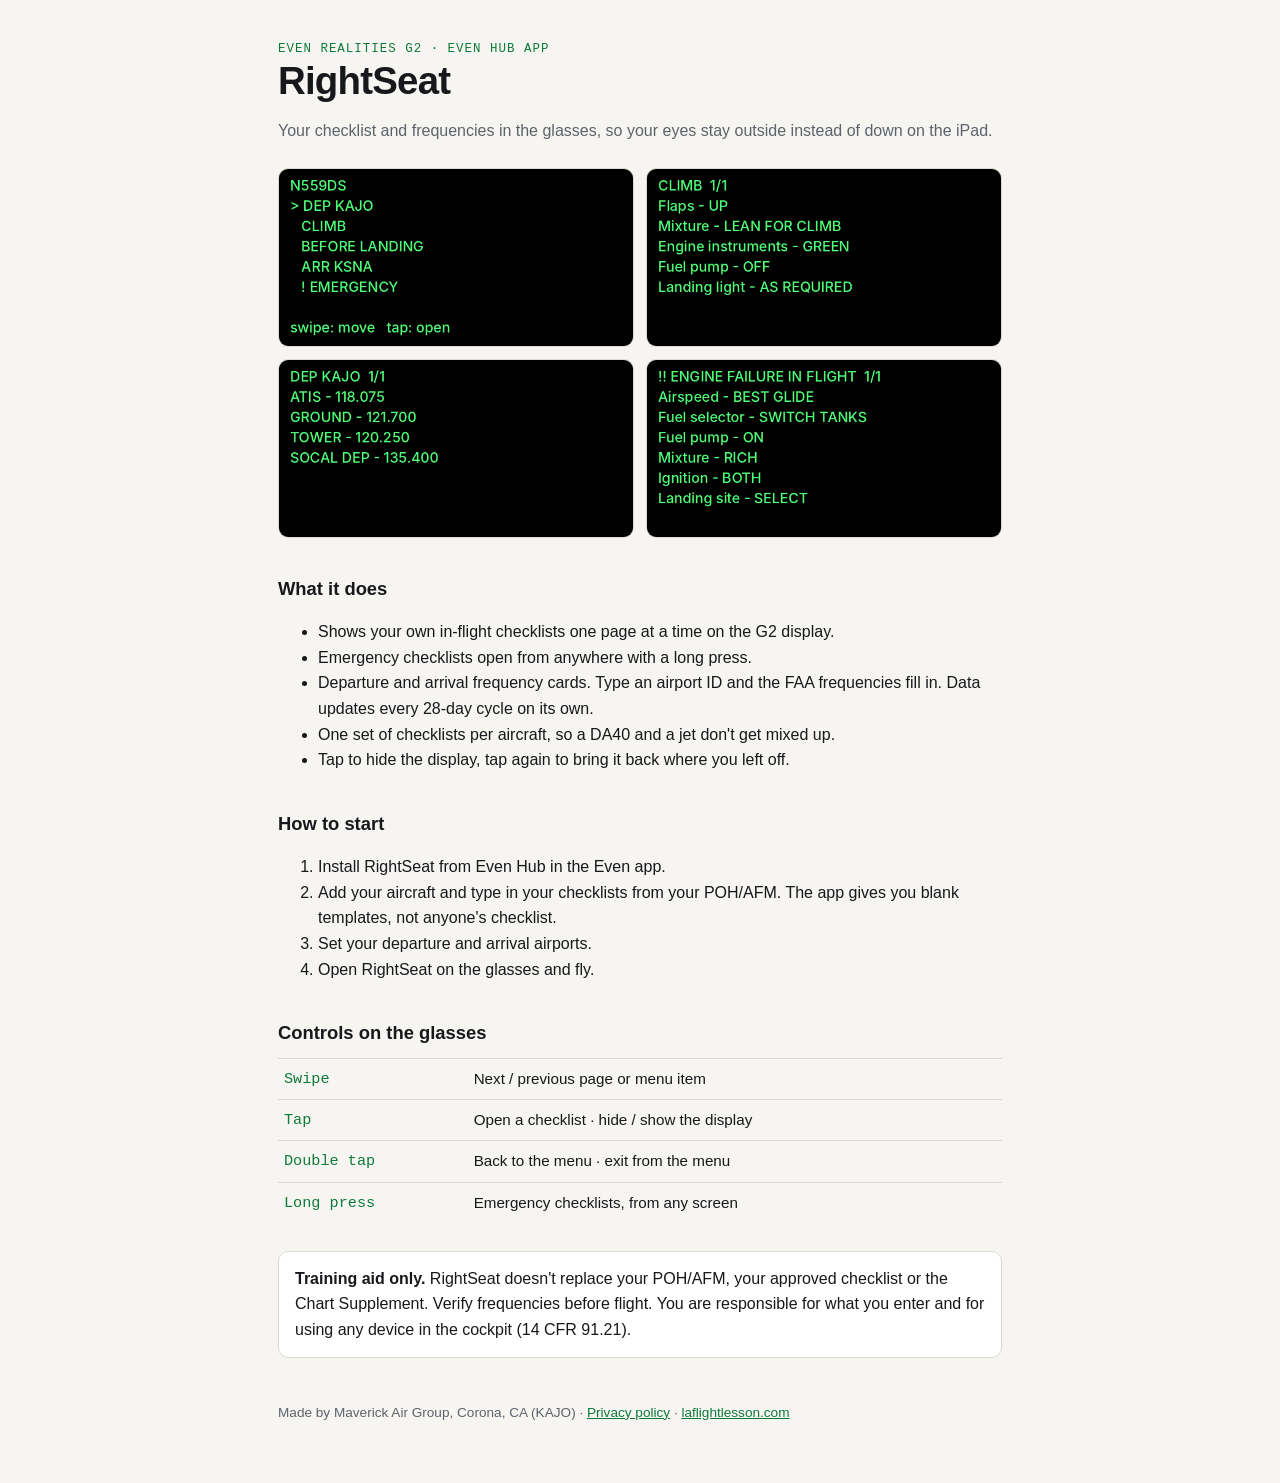
<file: docs/index.html>
<!doctype html><html lang="en"><head><meta charset="utf-8"><meta name="viewport" content="width=device-width,initial-scale=1">
<title>RightSeat</title><meta name="description" content="Heads-up checklists and frequencies for pilots on Even Realities G2 glasses.">
<link rel="stylesheet" href="style.css"></head><body><div class="w">
<div class="tag">Even Realities G2 · Even Hub app</div>
<h1>RightSeat</h1>
<p class="mut">Your checklist and frequencies in the glasses, so your eyes stay outside instead of down on the iPad.</p>
<div class="shots">
<img src="img/rightseat-1-menu.png" alt="Glasses menu listing checklists for N559DS">
<img src="img/rightseat-3-climb.png" alt="Climb checklist page on the glasses">
<img src="img/rightseat-2-dep.png" alt="Departure frequencies for KAJO">
<img src="img/rightseat-4-emerg.png" alt="Engine failure emergency checklist">
</div>
<h2>What it does</h2>
<ul>
<li>Shows your own in-flight checklists one page at a time on the G2 display.</li>
<li>Emergency checklists open from anywhere with a long press.</li>
<li>Departure and arrival frequency cards. Type an airport ID and the FAA frequencies fill in. Data updates every 28-day cycle on its own.</li>
<li>One set of checklists per aircraft, so a DA40 and a jet don't get mixed up.</li>
<li>Tap to hide the display, tap again to bring it back where you left off.</li>
</ul>
<h2>How to start</h2>
<ol>
<li>Install RightSeat from Even Hub in the Even app.</li>
<li>Add your aircraft and type in your checklists from your POH/AFM. The app gives you blank templates, not anyone's checklist.</li>
<li>Set your departure and arrival airports.</li>
<li>Open RightSeat on the glasses and fly.</li>
</ol>
<h2>Controls on the glasses</h2>
<table>
<tr><td>Swipe</td><td>Next / previous page or menu item</td></tr>
<tr><td>Tap</td><td>Open a checklist · hide / show the display</td></tr>
<tr><td>Double tap</td><td>Back to the menu · exit from the menu</td></tr>
<tr><td>Long press</td><td>Emergency checklists, from any screen</td></tr>
</table>
<div class="note"><strong>Training aid only.</strong> RightSeat doesn't replace your POH/AFM, your approved checklist or the Chart Supplement. Verify frequencies before flight. You are responsible for what you enter and for using any device in the cockpit (14 CFR 91.21).</div>
<footer>Made by Maverick Air Group, Corona, CA (KAJO) · <a href="privacy.html">Privacy policy</a> · <a href="https://laflightlesson.com">laflightlesson.com</a></footer>
</div></body></html>
</file>
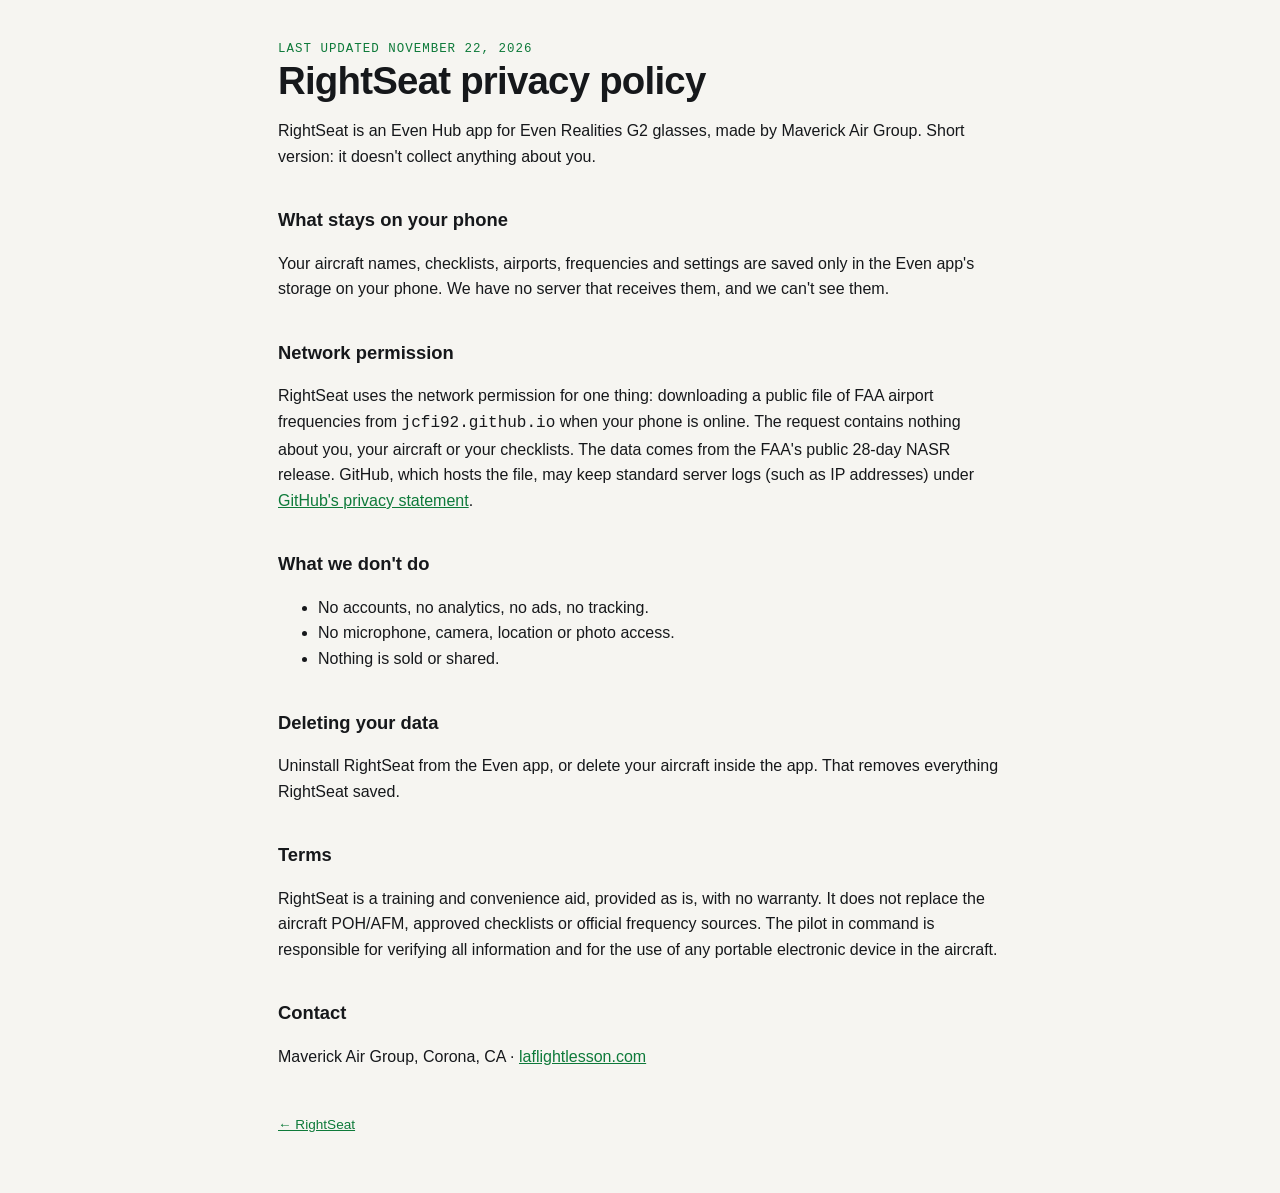
<file: docs/privacy.html>
<!doctype html><html lang="en"><head><meta charset="utf-8"><meta name="viewport" content="width=device-width,initial-scale=1">
<title>RightSeat Privacy</title><link rel="stylesheet" href="style.css"></head><body><div class="w">
<div class="tag">Last updated November 22, 2026</div>
<h1>RightSeat privacy policy</h1>
<p>RightSeat is an Even Hub app for Even Realities G2 glasses, made by Maverick Air Group. Short version: it doesn't collect anything about you.</p>
<h2>What stays on your phone</h2>
<p>Your aircraft names, checklists, airports, frequencies and settings are saved only in the Even app's storage on your phone. We have no server that receives them, and we can't see them.</p>
<h2>Network permission</h2>
<p>RightSeat uses the network permission for one thing: downloading a public file of FAA airport frequencies from <code>jcfi92.github.io</code> when your phone is online. The request contains nothing about you, your aircraft or your checklists. The data comes from the FAA's public 28-day NASR release. GitHub, which hosts the file, may keep standard server logs (such as IP addresses) under <a href="https://docs.github.com/en/site-policy/privacy-policies/github-general-privacy-statement">GitHub's privacy statement</a>.</p>
<h2>What we don't do</h2>
<ul><li>No accounts, no analytics, no ads, no tracking.</li><li>No microphone, camera, location or photo access.</li><li>Nothing is sold or shared.</li></ul>
<h2>Deleting your data</h2>
<p>Uninstall RightSeat from the Even app, or delete your aircraft inside the app. That removes everything RightSeat saved.</p>
<h2>Terms</h2>
<p>RightSeat is a training and convenience aid, provided as is, with no warranty. It does not replace the aircraft POH/AFM, approved checklists or official frequency sources. The pilot in command is responsible for verifying all information and for the use of any portable electronic device in the aircraft.</p>
<h2>Contact</h2>
<p>Maverick Air Group, Corona, CA · <a href="https://laflightlesson.com">laflightlesson.com</a></p>
<footer><a href="index.html">← RightSeat</a></footer>
</div></body></html>
</file>
<file: docs/style.css>
:root{--bg:#f6f5f1;--fg:#16181b;--mut:#5d636b;--line:#dcd9d2;--card:#fff;--acc:#0e7a3a}
@media (prefers-color-scheme:dark){:root{--bg:#0f1113;--fg:#e9ebee;--mut:#9aa1aa;--line:#272b30;--card:#171a1d;--acc:#52e07f}}
*{box-sizing:border-box}
body{margin:0;background:var(--bg);color:var(--fg);font:16px/1.6 Inter,-apple-system,"Segoe UI",Roboto,sans-serif}
.w{max-width:760px;margin:0 auto;padding:40px max(18px,env(safe-area-inset-left)) 60px}
h1{font-size:2.4rem;line-height:1.1;margin:0 0 8px;letter-spacing:-.02em}
h2{font-size:1.15rem;margin:36px 0 10px}
p,li{color:var(--fg)} .mut{color:var(--mut)}
.tag{font-family:ui-monospace,Menlo,monospace;font-size:.78rem;letter-spacing:.08em;text-transform:uppercase;color:var(--acc)}
.shots{display:grid;grid-template-columns:repeat(2,minmax(0,1fr));gap:12px;margin:24px 0}
.shots img{width:100%;border-radius:10px;border:1px solid var(--line);display:block}
@media (max-width:520px){.shots{grid-template-columns:1fr}}
table{border-collapse:collapse;width:100%;font-size:.95rem}
td{border-top:1px solid var(--line);padding:8px 6px;vertical-align:top}
td:first-child{font-family:ui-monospace,Menlo,monospace;white-space:nowrap;color:var(--acc)}
.note{background:var(--card);border:1px solid var(--line);border-radius:10px;padding:14px 16px;margin-top:28px}
a{color:var(--acc)} footer{margin-top:44px;font-size:.85rem;color:var(--mut)}
</file>
